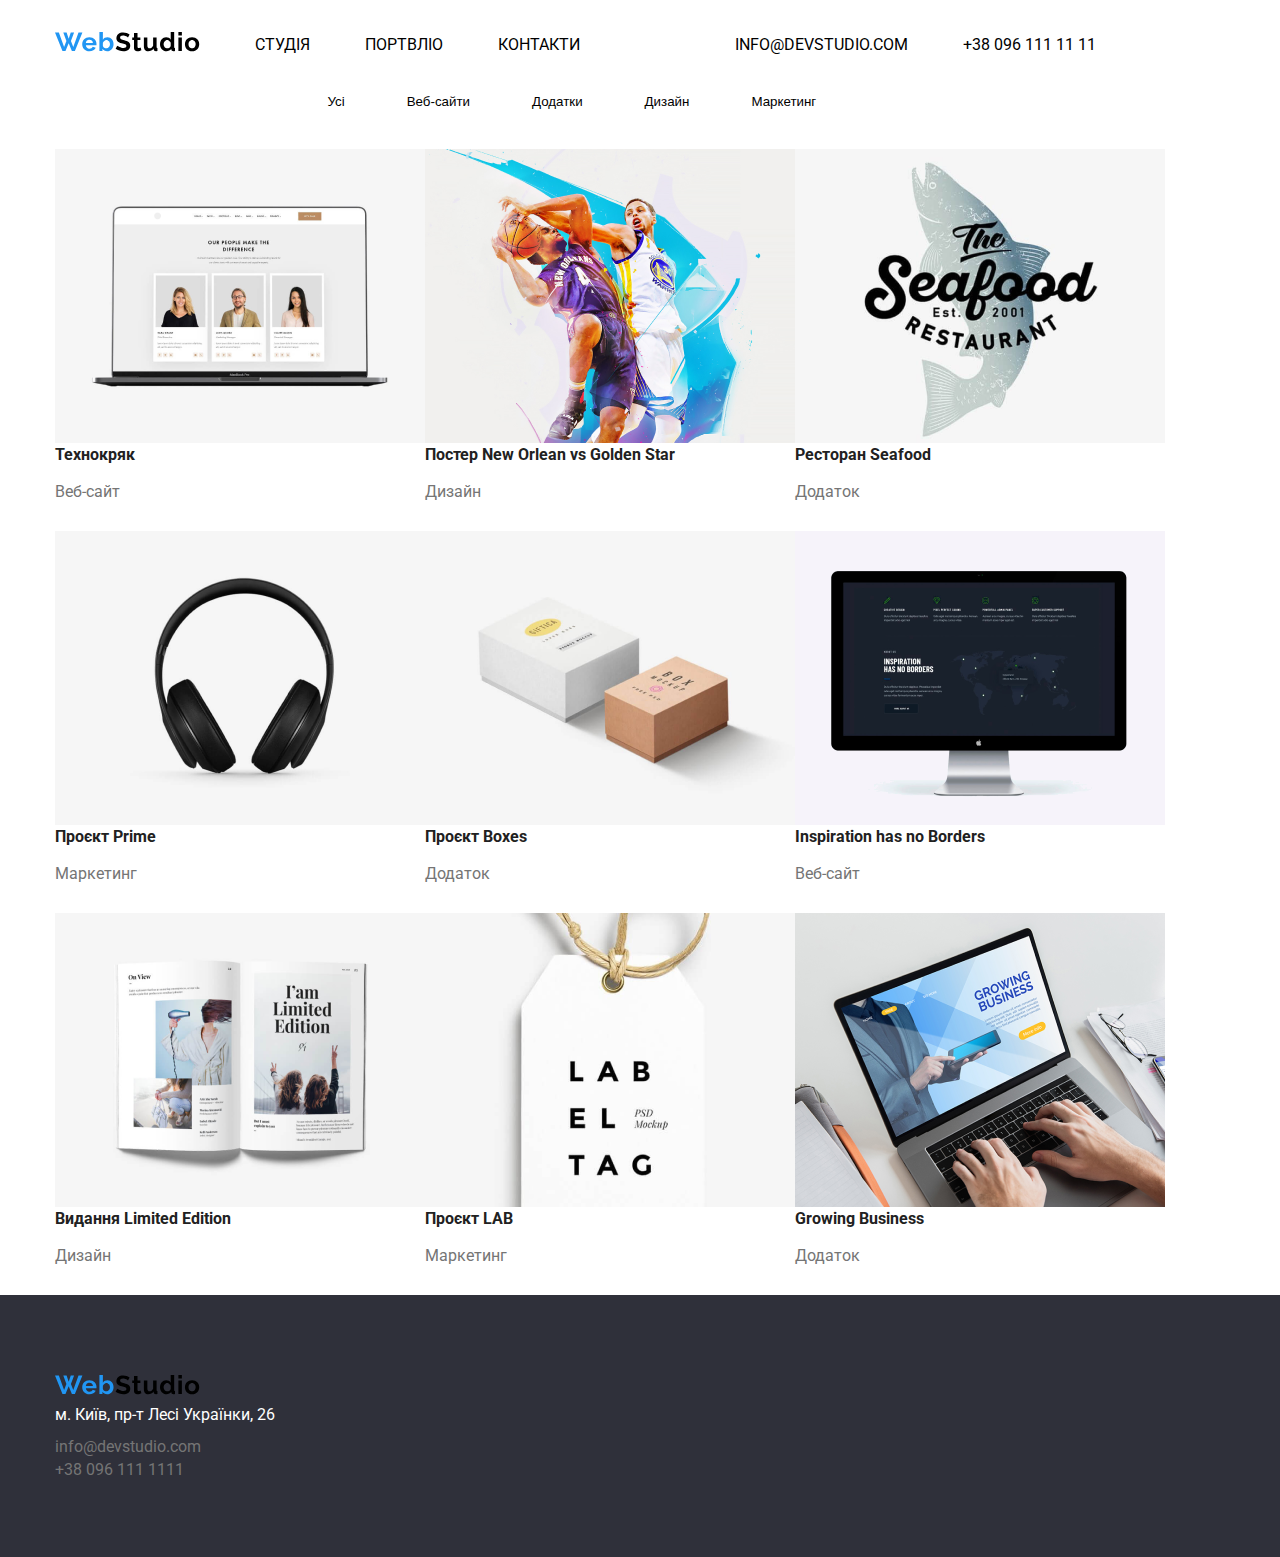
<file: portfolio.html>
<!DOCTYPE html>
<html lang="en">
<head>
    <meta charset="UTF-8">
    <meta name="viewport" content="width=device-width, initial-scale=1.0">
    <title>Document</title>
    <link rel="stylesheet" href="portfolio.css">
    <link rel="preconnect" href="https://fonts.googleapis.com">
    <link rel="preconnect" href="https://fonts.gstatic.com" crossorigin>
    <link href="https://fonts.googleapis.com/css2?family=Roboto:wght@400;500;700;900&display=swap" rel="stylesheet">
    <link rel="stylesheet" href="https://necolas.github.io/normalize.css/8.0.1/normalize.css">
</head>
<body>
    <header class="header">
        <div class="container">
        <nav class="navigation">
            <ul class="navigation-list">
                <li class="navigation-item"><a class="navigation-link" href="#"><img class="logo" src="webstudiophoto/WebStudio.svg" alt=""></a></li>
                <li class="navigation-item"><a class="navigation-link" href="index.html">Студія</a></li>
                <li class="navigation-item"><a class="navigation-link" href="#">Портвліо</a></li>
                <li class="navigation-item"><a class="navigation-link header-link_active" href="#">Контакти</a></li>
                <li class="navigation-item"><a class="navigation-link" href="#">info@devstudio.com</a></li>
                <li class="navigation-item">+38 096 111 11 11</li>
            </ul>
            </nav>
            </div>
        </header>
            <section class="section1">
                <div class="container1">
                <button class="button" type="button">Усі</button>
                <button class="button" type="button">Веб-сайти</button>
                <button class="button" type="button">Додатки</button>
                <button class="button" type="button">Дизайн</button>
                <button class="button" type="button">Маркетинг</button>
                <br>
            </div>
            </section>
                <section class="section2">
                    <div class="container">
                        <div class="flex1">
                    <figure class="figure">
                        <img src="photoportfolio/img.png" alt="">
                        <figcaption class="name">Технокряк</figcaption>
                        <br>
                        <span class="text">Веб-сайт</span>
                    </figure>
                    <figure class="figure">
                        <img src="photoportfolio/img (1).png" alt="">
                        <figcaption class="name">Постер New Orlean vs Golden Star</figcaption>
                        <br>
                        <span class="text">Дизайн</span>
                    </figure>
                    <figure class="figure">
                        <img src="photoportfolio/img (2).png" alt="">
                        <figcaption class="name">Ресторан Seafood</figcaption>
                        <br>
                        <span class="text">Додаток</span>
                    </figure>
                </div>
                <div class="flex2">
                    <figure class="figure">
                        <img src="photoportfolio/img (3).png" alt="">
                        <figcaption class="name">Проєкт Prime</figcaption>
                        <br>
                        <span class="text">Маркетинг</span>
                    </figure>
                    <figure class="figure">
                        <img src="photoportfolio/img (4).png" alt="">
                        <figcaption class="name">Проєкт Boxes</figcaption>
                        <br>
                        <span class="text">Додаток</span>
                    </figure>
                    <figure class="figure">
                        <img src="photoportfolio/img (5).png" alt="">
                        <figcaption class="name">Inspiration has no Borders</figcaption>
                        <br>
                        <span class="text">Веб-сайт</span>
                    </figure>
                </div>
                <div class="flex3">
                    <figure class="figure">
                        <img src="photoportfolio/img (6).png" alt="">
                        <figcaption class="name">Видання Limited Edition</figcaption>
                        <br>
                        <span class="text">Дизайн</span>
                    </figure>
                    <figure class="figure">
                        <img src="photoportfolio/img (7).png" alt="">
                        <figcaption class="name">Проєкт LAB</figcaption>
                        <br>
                        <span class="text">Маркетинг</span>
                    </figure>
                    <figure class="figure">
                        <img src="photoportfolio/img (8).png" alt="">
                        <figcaption class="name">Growing Business</figcaption>
                        <br>
                        <span class="text">Додаток</span>
                    </figure>
                </div>
                </div>
                </section>
                <footer class="footer">
                    <div class="container">
                    <img class="footer-photo" src="webstudiophoto/WebStudio.svg" alt="">
                    <p class="footer-a">м. Київ, пр-т Лесі Українки, 26</p>
                    <p class="footer-ab"><a class="footer-mail" href="mailto:info@devstudio.com">info@devstudio.com</a></p>
                    <p class="footer-ab1"><a class="footer-tel" href="tel:+38 096 111 11 11">+38 096 111 1111</a></p>
                </div>
                </footer>
</body>
</html>
</file>
<file: portfolio.css>
*{
    margin: 0;
    padding: 0;
}

:root{
    --color-text-black: #2F303A;
    --color-acent: #2196f3;
    --color-whitegray: #757575;
    --color-black: #212121;
}

body{
    font-family: 'Roboto', sans-serif;
    
}

.container{
    width: 1170px;
    margin: 0 auto;
}

.container1{
    width: 675px;
    margin: 0 auto;
}

.navigation-list{
    display: flex;
    text-decoration: none;
    list-style: none;
    align-items: center;
}

.header{
    padding: 32px 0;
}

.navigation-item:not(:last-child){
    margin-right: 55px;
}

.navigation-item:nth-child(4){
    padding-right: 100px;
}

.navigation-link{
    text-transform: uppercase;
    color: black;
    text-decoration: none;
}

.navigation-link_active{
    color: var(--color-acent);
}

.navigation-link{
    position: relative;
    padding-bottom: 10px;
}

.navigation-link_active::after{
    content: '';
    position: absolute;
    width: 100%;
    height: 3px;
    background-color: var(--color-acent);
    bottom: 0;
    left: 0;
}

.button{
    border-radius: 4px;
    background-color: white;
    color: black;
    border-style: none;
    padding: 6px 25px;
    margin-right: 8px;
}

.button:hover{
    background-color: #2196f3;
}

.navigation-link:hover{
    color: var(--color-acent);
}

.flex1{
    display: flex;
    padding: 34px 0 30px 0;
}

.flex2{
    display: flex;
    padding: 0 0 30px 0;
}

.flex3{
    display: flex;
    padding: 0 0 30px 0;
}

.name{
    font-weight: 700;
    color: #212121;
    line-height: 100%;
}

.text{
    font-weight: 400;
    color: #757575;
    line-height: 100%;
}

.footer{
    background-color: #2F303A;
    padding: 80px 0;
}

.footer-a{
    color: white;
    font-weight: 400;
    line-height: 200%;
}

.footer-ab{
    font-weight: 400;
    color: rgba(255, 255, 255, 0.6);
    line-height: 80%;
    margin: 10px 0
}

.footer-ab1{
    font-weight: 400;
    color: rgba(255, 255, 255, 0.6);
    line-height: 80%;
}

.footer-tel{
    color: #757575;
    list-style: none;
    text-decoration: none;
}

.footer-mail{
    color: #757575;
    list-style: none;
    text-decoration: none;
}
</file>
